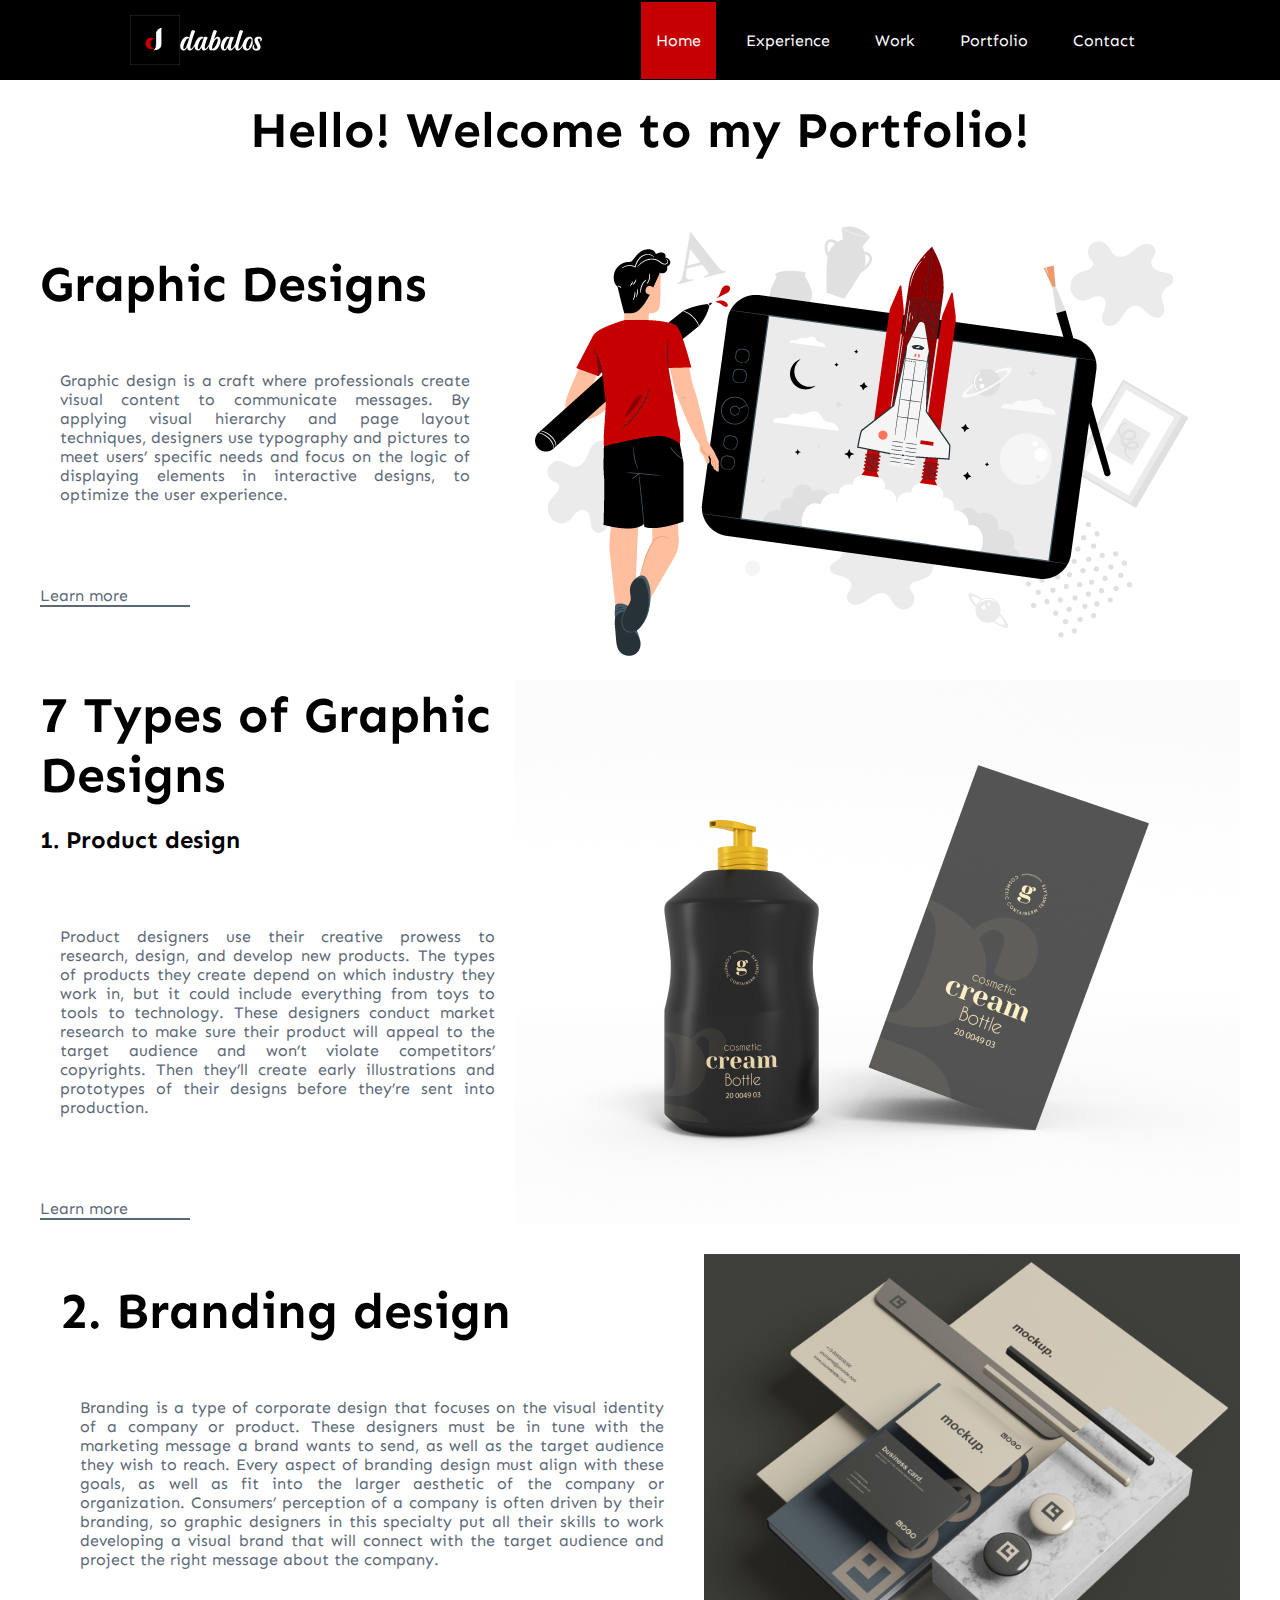
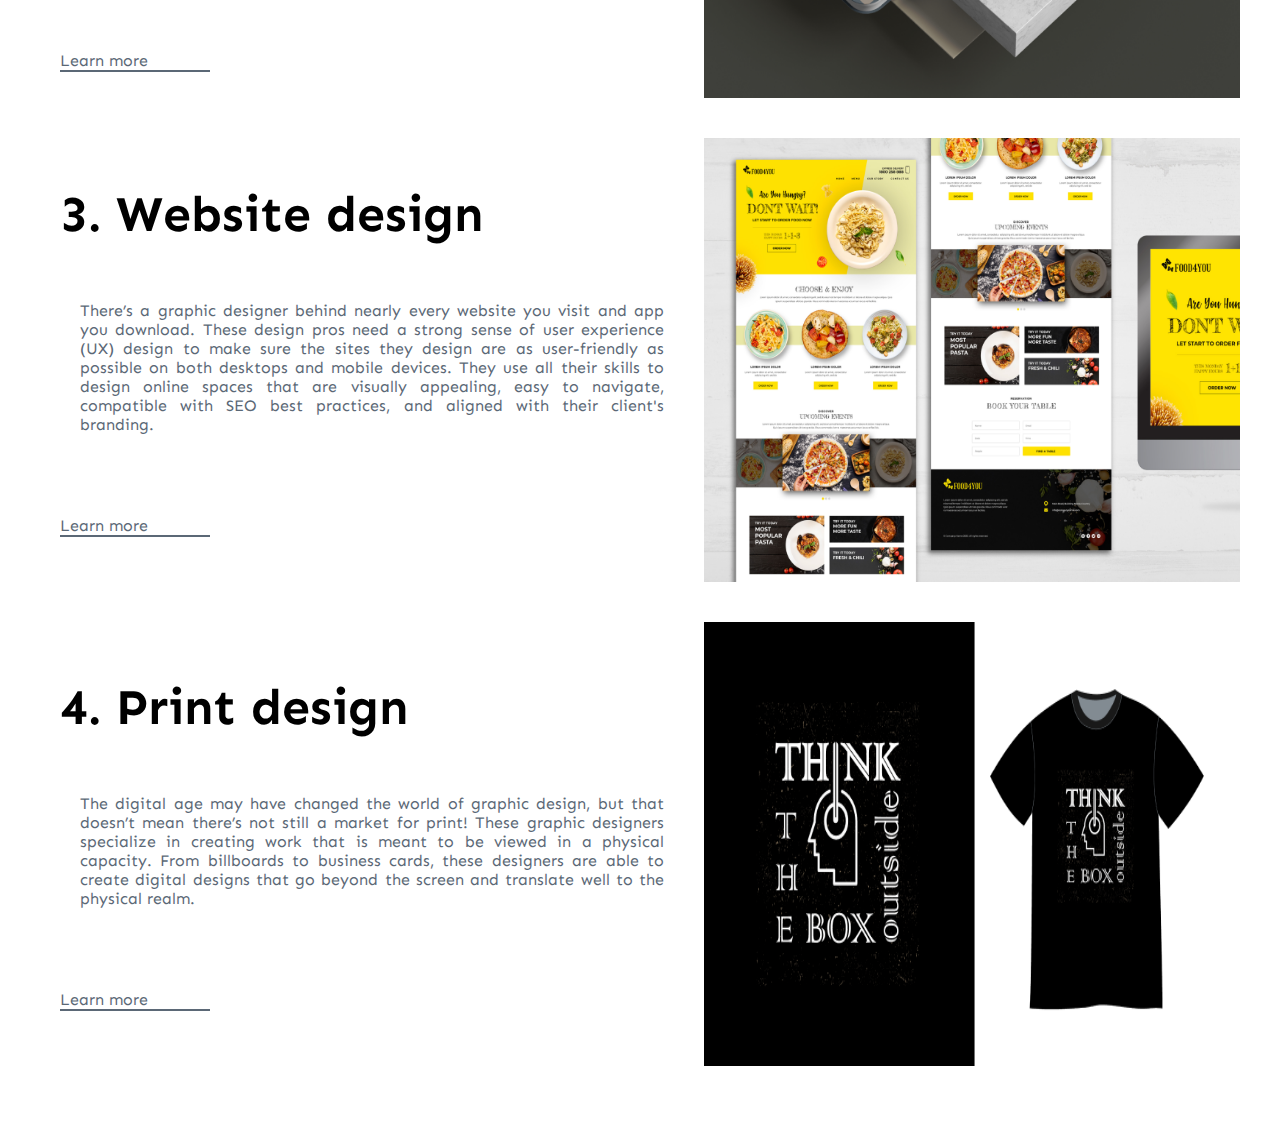
<file: experience.html>
<!DOCTYPE html>
<html lang="en">
<head>
    <meta charset="UTF-8">
    <meta name="viewport" content="width=device-width, initial-scale=1.0">
    <title>Experience</title>
    <link rel="stylesheet" href="./main.css">
</head>
<body>
     <!-- HEADER START -->
     <header class="header">
        <div class="container">
            <div class="header_logo">
                <img class="header_logo_img_one" src="./assets/MyProject4.png" alt="logoImgOne">
                <img class="header_logo_img_two" src="./assets/LOGO.png" alt="logoImgTwo">
            </div>
            <nav class="header_navbar">
                <ul class="header_navbar_wrapper">
                    <li><a class="header_navbar_wrapper_item1" href="#">Home</a></li>
                    <li><a class="header_navbar_wrapper_item" href="#">Experience</a></li>
                    <li><a class="header_navbar_wrapper_item" href="#">Work</a></li>
                    <li><a class="header_navbar_wrapper_item" href="./portfolio.html">Portfolio</a></li>
                    <li><a class="header_navbar_wrapper_item" href="#">Contact</a></li>
                </ul>
            </nav>
        </div>

    </header>
    <!-- HEADER END -->

    <h1>Hello! Welcome to my Portfolio!</h1>

     <!-- ABOUT START -->
     <section class="about">
        <div class="container">
            <div class="about_text">
                <h2 class="about_text_title">Graphic Designs</h2>
                <p class="about_text_desc">
                    Graphic design is a craft where professionals create visual content to communicate messages. By applying visual hierarchy and page layout techniques, designers use typography and pictures to meet users’ specific needs and focus on the logic of displaying elements in interactive designs, to optimize the user experience.
                </p>
                <a class="about_text_link" href="#">Learn more</a>

            </div>

            <img class="about_img" src="./assets/About.png" alt="">
        </div>
    </section>
    <!-- ABOUT END -->

    <!-- BRANDING DESIGN -->
    <section class="about">
        <div class="container">
            <div class="about_text">
                <h2 class="about_text_title">7 Types of Graphic Designs</h2>

                <h3>1. Product design</h3>

                <p class="about_text_desc">
                    Product designers use their creative prowess to research, design, and develop new products. The types of products they create depend on which industry they work in, but it could include everything from toys to tools to technology. These designers conduct market research to make sure their product will appeal to the target audience and won’t violate competitors’ copyrights. Then they’ll create early illustrations and prototypes of their designs before they’re sent into production.
                </p>
                <a class="about_text_link" href="#">Learn more</a>

            </div>

            <img class="about_img" src="./assets/experience1.1.png" alt="">
        </div>
    </section>
    <!-- BRANDING END -->


        <!-- ABOUT START -->
    <div class="midle">


        <section class="about">
            <div class="container">
                <div class="about_text">
                    <h2 class="about_text_title">2. Branding design</h2>
                    <p class="about_text_desc">
                        Branding is a type of corporate design that focuses on the visual identity of a company or product. These designers must be in tune with the marketing message a brand wants to send, as well as the target audience they wish to reach. Every aspect of branding design must align with these goals, as well as fit into the larger aesthetic of the company or organization. Consumers’ perception of a company is often driven by their branding, so graphic designers in this specialty put all their skills to work developing a visual brand that will connect with the target audience and project the right message about the company.
                    </p>
                    <a class="about_text_link" href="#">Learn more</a>
    
                </div>
    
                <img class="about_img" src="./assets/experience1.2.png" alt="">
            </div>
        </section>
        <!-- ABOUT END -->
    
    
        <!-- ABOUT START -->
        <section class="about">
            <div class="container">
                <div class="about_text">
                    <h2 class="about_text_title">3. Website design</h2>
                    <p class="about_text_desc">
                        There’s a graphic designer behind nearly every website you visit and app you download. These design pros need a strong sense of user experience (UX) design to make sure the sites they design are as user-friendly as possible on both desktops and mobile devices. They use all their skills to design online spaces that are visually appealing, easy to navigate, compatible with SEO best practices, and aligned with their client's branding.
                    </p>
                    <a class="about_text_link" href="#">Learn more</a>
    
                </div>
    
                <img class="about_img" src="./assets/experience1.3.png" alt="">
            </div>
        </section>
        <!-- ABOUT END -->
    
    
        <!-- ABOUT START -->
        <section class="about">
            <div class="container">
                <div class="about_text">
                    <h2 class="about_text_title">4. Print design</h2>
                    <p class="about_text_desc">
                        The digital age may have changed the world of graphic design, but that doesn’t mean there’s not still a market for print! These graphic designers specialize in creating work that is meant to be viewed in a physical capacity. From billboards to business cards, these designers are able to create digital designs that go beyond the screen and translate well to the physical realm.
    
                    </p>
                    <a class="about_text_link" href="#">Learn more</a>
    
                </div>
    
                <img class="about_img" src="./assets/experience1.4.png" alt="">
            </div>
        </section>
        <!-- ABOUT END -->

        


        
    </div>


</body>
</html>
</file>
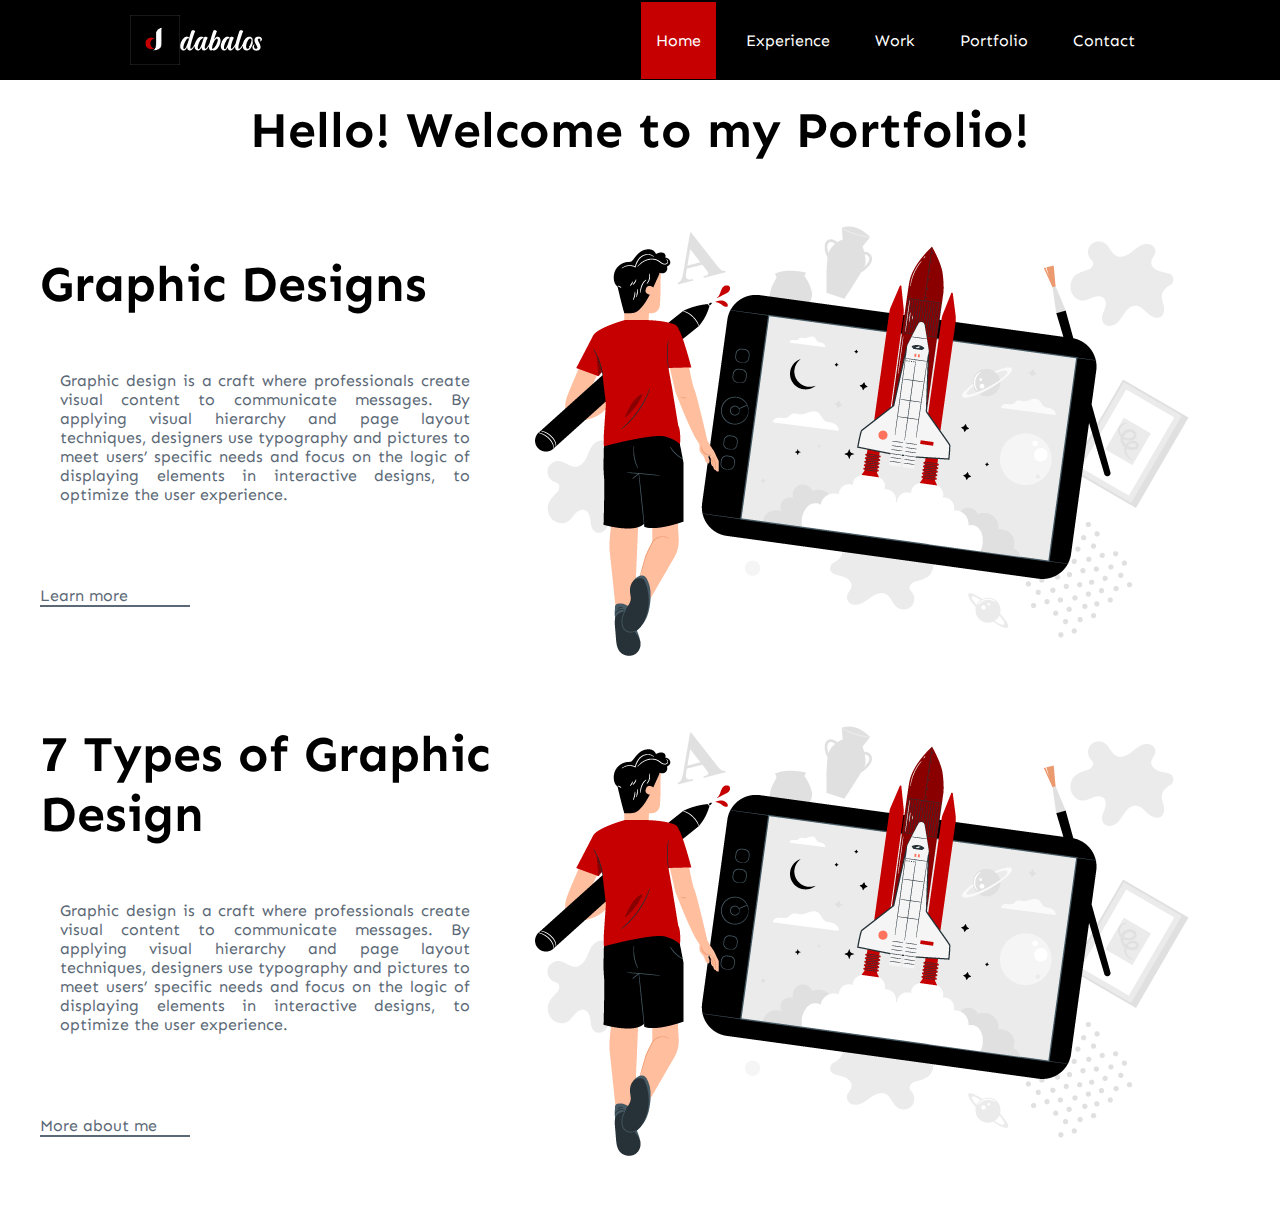
<file: portfolio.html>
<!DOCTYPE html>
<html lang="en">
<head>
    <meta charset="UTF-8">
    <meta name="viewport" content="width=device-width, initial-scale=1.0">
    <title>Portfolio</title>
    <link rel="stylesheet" href="./main.css">
</head>
<body>

  
    <!-- HEADER START -->
    <header class="header">
        <div class="container">
            <div class="header_logo">
                <img class="header_logo_img_one" src="./assets/MyProject4.png" alt="logoImgOne">
                <img class="header_logo_img_two" src="./assets/LOGO.png" alt="logoImgTwo">
            </div>
            <nav class="header_navbar">
                <ul class="header_navbar_wrapper">
                    <li><a class="header_navbar_wrapper_item1" href="#">Home</a></li>
                    <li><a class="header_navbar_wrapper_item" href="#">Experience</a></li>
                    <li><a class="header_navbar_wrapper_item" href="#">Work</a></li>
                    <li><a class="header_navbar_wrapper_item" href="#">Portfolio</a></li>
                    <li><a class="header_navbar_wrapper_item" href="#">Contact</a></li>
                </ul>
            </nav>
        </div>

    </header>
    <!-- HEADER END -->
    <h1>Hello! Welcome to my Portfolio!</h1>
    <!-- ABOUT START -->
    <section class="about">
        <div class="container">
            <div class="about_text">
                <h2 class="about_text_title">Graphic Designs</h2>
                <p class="about_text_desc">
                    Graphic design is a craft where professionals create visual content to communicate messages. By applying visual hierarchy and page layout techniques, designers use typography and pictures to meet users’ specific needs and focus on the logic of displaying elements in interactive designs, to optimize the user experience.
                </p>
                <a class="about_text_link" href="#">Learn more</a>

            </div>

            <img class="about_img" src="./assets/About.png" alt="">
        </div>
    </section>
    <!-- ABOUT END -->

    <!-- ABOUT START -->
 
            <section class="about">
        <div class="container">
            <div class="about_text">
                <h2 class="about_text_title">7 Types of Graphic Design</h2>
                <p class="about_text_desc">
                    Graphic design is a craft where professionals create visual content to communicate messages. By applying visual hierarchy and page layout techniques, designers use typography and pictures to meet users’ specific needs and focus on the logic of displaying elements in interactive designs, to optimize the user experience.
                </p>
                <a class="about_text_link" href="#">More about me</a>

            </div>

            <img class="about_img" src="./assets/About.png" alt="">
        </div>
    </section>
    
    <!-- ABOUT END -->


    
</body>
</html>
</file>
<file: main.css>
@import url("https://fonts.googleapis.com/css2?family=Sen:wght@400..800&display=swap");
* {
  margin: 0;
  padding: 0;
  box-sizing: border-box;
}

body {
  font-family: "Sen", sans-serif;
  max-width: 1440px;
}

.container {
  max-width: 1200px;
  margin: 0px auto;
}
@media screen and (max-width: 360px) {
  .container {
    max-width: 360px;
    margin: 0px auto;
  }
}

ul {
  list-style: none;
}

a {
  text-decoration: none;
  color: #FFFFFF;
}

h3 {
  font-size: 24px;
  padding-bottom: 16px;
}

h4 {
  font-size: 16px;
}

.myproject_img {
  width: 100%;
}

.myproject_title {
  font-size: 24px;
  color: #FFFFFF;
  padding: 20px 10px;
}

.myproject_desc {
  font-size: 18px;
  color: #8491A0;
  padding: 20px 10px;
}

.header {
  background-color: #000000;
  padding: 15px 0;
}
.header .container {
  display: flex;
  align-items: center;
  justify-content: space-between;
  padding: 0 90px;
}
.header .container .header_logo {
  height: 50px;
  display: flex;
  align-items: center;
  justify-content: center;
}
.header .container .header_logo .header_logo_img_one {
  height: 50px;
}
.header .container .header_navbar_wrapper {
  display: flex;
  align-items: center;
  justify-content: center;
  gap: 15px;
}
.header .container .header_navbar_wrapper a:hover {
  background-color: #C60000;
  transition: all 0.3s ease-in-out;
}
.header .container .header_navbar_wrapper_item1 {
  background-color: #C60000;
  padding: 29px 15px;
}
.header .container .header_navbar_wrapper_item {
  padding: 29px 15px;
}

h1 {
  text-align: center;
  font-size: 50px;
  padding: 20px 0;
}

body {
  padding-bottom: 40px;
}

.about_text_desc {
  padding: 20px;
  text-align: justify;
}

.midle {
  display: flex;
  flex-wrap: wrap;
  gap: 40px;
  margin: 0px auto;
  padding: 30px 40px;
}
.midle .about .about_text {
  padding: 0 20px;
}
.midle .about img {
  width: 536px;
  height: 444px;
}

.header {
  background-color: #000000;
  padding: 15px 0;
}
.header .container {
  display: flex;
  align-items: center;
  justify-content: space-between;
  padding: 0 90px;
}
.header .container .header_logo {
  height: 50px;
  display: flex;
  align-items: center;
  justify-content: center;
}
.header .container .header_logo .header_logo_img_one {
  height: 50px;
}
@media screen and (max-width: 360px) {
  .header .container .header_logo .header_logo_img_one {
    display: none;
  }
}
@media screen and (max-width: 360px) {
  .header .container .header_logo .header_logo_img_two {
    display: none;
  }
}
@media screen and (max-width: 360px) {
  .header .container .header_logo {
    background-image: url(./assets/respLogo.png);
    width: 78px;
    height: 24px;
    background-repeat: no-repeat;
  }
}
.header .container .header_navbar_wrapper {
  display: flex;
  align-items: center;
  justify-content: center;
  gap: 15px;
}
.header .container .header_navbar_wrapper a:hover {
  background-color: #C60000;
  transition: all 0.3s ease-in-out;
}
.header .container .header_navbar_wrapper_item1 {
  background-color: #C60000;
  padding: 29px 15px;
}
.header .container .header_navbar_wrapper_item {
  padding: 29px 15px;
}
@media screen and (max-width: 360px) {
  .header .container .header_navbar {
    display: none;
  }
}

.hero {
  display: flex;
  justify-content: space-between;
  background-color: #000000;
}
.hero .hero_img {
  width: 50%;
}
@media screen and (max-width: 360px) {
  .hero .hero_img .hero_img_one {
    display: none;
  }
}
@media screen and (max-width: 360px) {
  .hero .hero_img {
    background-image: url(./assets/respHero.png);
    width: 360px;
    height: 288px;
  }
}
.hero .hero_text {
  width: 50%;
  padding: 189px 41px 276px 124px;
  background-color: #FFFFFF;
}
.hero .hero_text_title {
  font-size: 40px;
  font-weight: bold;
  text-align: start;
  padding: 59px 0;
}
@media screen and (max-width: 360px) {
  .hero .hero_text_title {
    display: none;
  }
}
.hero .hero_text_title span {
  color: #5B6876;
}
@media screen and (max-width: 360px) {
  .hero .hero_text_title span {
    display: none;
  }
}
@media screen and (max-width: 360px) {
  .hero .hero_text_desc {
    display: none;
  }
}
.hero .hero_text .hero_text_resp {
  display: none;
}
@media screen and (max-width: 360px) {
  .hero .hero_text .hero_text_resp {
    display: block;
  }
}
@media screen and (max-width: 360px) {
  .hero .hero_text .hero_text_resp h2 {
    padding: 10px 0;
  }
}
.hero .hero_text .hero_text_resp h2 span {
  color: #8491A0;
}
@media screen and (max-width: 360px) {
  .hero .hero_text {
    background-color: #181823;
    width: 360px;
    padding: 10px 20px;
    color: #FFFFFF;
  }
}
@media screen and (max-width: 360px) {
  .hero {
    display: flex;
    flex-direction: column;
    gap: 10px;
    background-color: #181823;
  }
}

.experience {
  background-color: #000000;
}
.experience .container {
  display: flex;
  flex-direction: column;
  padding: 70px 0;
}
.experience .container .experience_text h4 {
  color: #8491A0;
  padding: 20px 0 45px 0;
}
.experience .container .experience_text_title {
  font-size: 50px;
  text-align: start;
  color: #FFFFFF;
  margin-bottom: 15px;
}
@media screen and (max-width: 360px) {
  .experience .container .experience_text {
    text-align: start;
    font-size: 32px;
  }
}
.experience .container .experience_card {
  display: flex;
  align-items: center;
  justify-content: space-between;
  gap: 20px;
  margin: 15px 0;
}
.experience .container .experience_card .experience_card_wrapper {
  border: 1px solid black;
  color: #FFFFFF;
}
.experience .container .experience_card .experience_card_wrapper_item {
  font-size: 115px;
  font-weight: 126;
  color: #FFFFFF;
}
.experience .container .experience_card .experience_card_wrapper_item_col1 {
  color: #FE6A5C;
}
.experience .container .experience_card .experience_card_wrapper_item_col2 {
  color: #FF9900;
}
.experience .container .experience_card .experience_card_wrapper_item_col3 {
  color: #E95D90;
}
.experience .container .experience_card .experience_card_wrapper .experience_card_wrapper_desc {
  font-size: 16px;
}
@media screen and (max-width: 360px) {
  .experience .container .experience_card {
    display: flex;
    flex-direction: column;
    gap: 20px;
    padding: 10px 20px;
  }
}
@media screen and (max-width: 360px) {
  .experience {
    display: flex;
    flex-direction: column;
    gap: 20px;
    padding: 10px 20px;
  }
}

.about .container {
  display: flex;
  align-items: center;
  justify-content: space-between;
}
.about .container .about_text {
  display: flex;
  flex-direction: column;
  gap: 20px;
}
.about .container .about_text_title {
  font-size: 50px;
  font-weight: bold;
}
@media screen and (max-width: 360px) {
  .about .container .about_text_title {
    display: none;
  }
}
.about .container .about_text_title_resp {
  display: none;
}
@media screen and (max-width: 360px) {
  .about .container .about_text_title_resp {
    display: block;
    text-align: center;
    font-size: 32px;
    padding: 10px 0;
  }
}
.about .container .about_text_desc {
  color: #5B6876;
  margin-top: 27px;
  text-align: justify;
  padding: 10px 20px;
}
@media screen and (max-width: 360px) {
  .about .container .about_text_desc {
    display: none;
  }
}
.about .container .about_text_desc_resp {
  display: none;
}
@media screen and (max-width: 360px) {
  .about .container .about_text_desc_resp {
    display: block;
    color: #8491A0;
  }
}
.about .container .about_text_link {
  color: #5B6876;
  border-bottom: 2px solid #5B6876;
  padding: 0;
  width: 150px;
  margin-top: 52px;
}
@media screen and (max-width: 360px) {
  .about .container .about_text_link {
    color: #000000;
  }
}
@media screen and (max-width: 360px) {
  .about .container .about_text {
    padding: 20px 20px;
  }
}
@media screen and (max-width: 360px) {
  .about .container .about_img {
    display: none;
  }
}
.about .container .about_img_resp {
  display: none;
}
@media screen and (max-width: 360px) {
  .about .container .about_img_resp {
    display: block;
    width: 100%;
  }
}
@media screen and (max-width: 360px) {
  .about .container {
    display: flex;
    flex-direction: column;
    gap: 20px;
  }
}

.skillets {
  background-color: #000000;
  color: #FFFFFF;
  padding: 50px 0;
}
.skillets .container {
  display: grid;
  grid-template-columns: repeat(3, 1fr);
  gap: 20px;
}
.skillets .container .skillets_text h2 {
  margin-bottom: 30px;
  font-size: 50px;
  font-weight: bold;
}
@media screen and (max-width: 360px) {
  .skillets .container .skillets_text h2 {
    font-size: 32px;
  }
}
.skillets .container .skillets_text .skillets_text_desc {
  font-size: 18px;
  color: #8491A0;
}
@media screen and (max-width: 360px) {
  .skillets .container .skillets_text {
    padding: 20px 0;
  }
}
.skillets .container .skillets_card_midle_one {
  width: 416px;
  height: 169px;
  margin-bottom: 40px;
}
.skillets .container .skillets_card_midle_one img {
  margin-bottom: 23px;
}
.skillets .container .skillets_card_midle_one_title {
  font-size: 24px;
}
.skillets .container .skillets_card_midle_one_desc {
  font-size: 16px;
  color: #8491A0;
}
@media screen and (max-width: 360px) {
  .skillets .container .skillets_card_midle_one_desc {
    text-align: start;
    width: 300px;
  }
}
.skillets .container .skillets_card_midle_two {
  width: 416px;
  height: 169px;
}
.skillets .container .skillets_card_midle_two img {
  margin-bottom: 23px;
}
.skillets .container .skillets_card_midle_two_title {
  font-size: 24px;
}
.skillets .container .skillets_card_midle_two_desc {
  font-size: 16px;
  color: #8491A0;
}
@media screen and (max-width: 360px) {
  .skillets .container .skillets_card_midle_two_desc {
    text-align: start;
    width: 300px;
  }
}
@media screen and (max-width: 360px) {
  .skillets .container .skillets_card_midle {
    padding: 20px 0;
  }
}
.skillets .container .skillets_card_end_one {
  width: 416px;
  height: 169px;
  margin-bottom: 40px;
}
.skillets .container .skillets_card_end_one img {
  margin-bottom: 23px;
}
.skillets .container .skillets_card_end_one_title {
  font-size: 24px;
}
.skillets .container .skillets_card_end_one_desc {
  font-size: 16px;
  color: #8491A0;
}
@media screen and (max-width: 360px) {
  .skillets .container .skillets_card_end_one_desc {
    text-align: start;
    width: 300px;
  }
}
.skillets .container .skillets_card_end_two {
  width: 416px;
  height: 169px;
  margin-bottom: 40px;
}
.skillets .container .skillets_card_end_two img {
  margin-bottom: 23px;
}
.skillets .container .skillets_card_end_two_title {
  font-size: 24px;
}
.skillets .container .skillets_card_end_two_desc {
  font-size: 16px;
  color: #8491A0;
}
@media screen and (max-width: 360px) {
  .skillets .container .skillets_card_end_two_desc {
    text-align: start;
    width: 300px;
  }
}
@media screen and (max-width: 360px) {
  .skillets .container .skillets_card_end {
    padding: 20px 0;
  }
}
@media screen and (max-width: 360px) {
  .skillets .container {
    display: flex;
    flex-direction: column;
    gap: 10px;
    padding: 0 20px;
  }
}

.slider {
  background-color: #000000;
  padding: 30px;
  cursor: pointer;
}
.slider .container {
  display: grid;
  grid-template-columns: repeat(4, 1fr);
}
.slider .container .slider_img {
  border: 1px solid #8491A0;
  padding: 30px 0;
}
.slider .container .slider_img img {
  margin-left: 120px;
}
@media screen and (max-width: 360px) {
  .slider .container .slider_img img {
    margin-left: 20px;
  }
}
@media screen and (max-width: 360px) {
  .slider .container {
    display: grid;
    grid-template-columns: repeat(2, 1fr);
  }
}
@media screen and (max-width: 360px) {
  .slider {
    margin-left: none;
  }
}

.myproject {
  background-color: #000000;
  padding: 40px 40px;
}
.myproject .container {
  display: flex;
  align-items: center;
  justify-content: space-between;
  gap: 20px;
}
.myproject .container .myproject_left_side {
  display: flex;
  flex-direction: column;
  gap: 20px;
}
.myproject .container .myproject_left_side h4 {
  font-size: 16px;
  color: #8491A0;
  padding: 10px 0 40px 0;
}
@media screen and (max-width: 360px) {
  .myproject .container .myproject_left_side h4 {
    padding: 10px 0;
  }
}
.myproject .container .myproject_left_side h2 {
  font-size: 45px;
  color: #FFFFFF;
  padding: 30px 0;
}
@media screen and (max-width: 360px) {
  .myproject .container .myproject_left_side h2 {
    display: none;
  }
}
.myproject .container .myproject_left_side .myproject_title_resp {
  display: none;
}
@media screen and (max-width: 360px) {
  .myproject .container .myproject_left_side .myproject_title_resp {
    display: block;
    font-size: 32px;
    text-align: start;
  }
}
.myproject .container .myproject_left_side .img_one {
  background-color: #181823;
  padding-bottom: 20px;
}
@media screen and (max-width: 360px) {
  .myproject .container .myproject_left_side .img_one .myproject_img {
    display: none;
  }
}
.myproject .container .myproject_left_side .img_one .myproject_img_resp1 {
  display: none;
}
@media screen and (max-width: 360px) {
  .myproject .container .myproject_left_side .img_one .myproject_img_resp1 {
    display: block;
  }
}
@media screen and (max-width: 360px) {
  .myproject .container .myproject_left_side .img_one .myproject_title {
    display: none;
  }
}
.myproject .container .myproject_left_side .img_one .myproject_title_resp1 {
  display: none;
}
@media screen and (max-width: 360px) {
  .myproject .container .myproject_left_side .img_one .myproject_title_resp1 {
    display: block;
    color: #FFFFFF;
    font-size: 24px;
    padding: 10px;
  }
}
@media screen and (max-width: 360px) {
  .myproject .container .myproject_left_side .img_one .myproject_desc {
    display: none;
  }
}
.myproject .container .myproject_left_side .img_one .myproject_desc_resp1 {
  display: none;
}
@media screen and (max-width: 360px) {
  .myproject .container .myproject_left_side .img_one .myproject_desc_resp1 {
    display: block;
    color: #8491A0;
    padding: 10px;
  }
}
.myproject .container .myproject_left_side .img_two {
  background-color: #181823;
  padding-bottom: 20px;
}
@media screen and (max-width: 360px) {
  .myproject .container .myproject_left_side .img_two .myproject_img {
    display: none;
  }
}
.myproject .container .myproject_left_side .img_two .myproject_img_resp2 {
  display: none;
}
@media screen and (max-width: 360px) {
  .myproject .container .myproject_left_side .img_two .myproject_img_resp2 {
    display: block;
  }
}
@media screen and (max-width: 360px) {
  .myproject .container .myproject_left_side .img_two .myproject_title {
    display: none;
  }
}
.myproject .container .myproject_left_side .img_two .myproject_title_resp2 {
  display: none;
}
@media screen and (max-width: 360px) {
  .myproject .container .myproject_left_side .img_two .myproject_title_resp2 {
    display: block;
    font-size: 32px;
    padding: 10px;
    color: #FFFFFF;
  }
}
@media screen and (max-width: 360px) {
  .myproject .container .myproject_left_side .img_two .myproject_desc {
    display: none;
  }
}
.myproject .container .myproject_left_side .img_two .myproject_desc_resp2 {
  display: none;
}
@media screen and (max-width: 360px) {
  .myproject .container .myproject_left_side .img_two .myproject_desc_resp2 {
    display: block;
    font-size: 16px;
    color: #8491A0;
    padding: 10px;
  }
}
.myproject .container .myproject_right_side {
  display: flex;
  flex-direction: column;
  gap: 20px;
}
.myproject .container .myproject_right_side .img_one {
  background-color: #181823;
  padding-bottom: 20px;
}
@media screen and (max-width: 360px) {
  .myproject .container .myproject_right_side .img_one .myproject_img {
    display: none;
  }
}
.myproject .container .myproject_right_side .img_one .myproject_img_resp3 {
  display: none;
}
@media screen and (max-width: 360px) {
  .myproject .container .myproject_right_side .img_one .myproject_img_resp3 {
    display: block;
  }
}
@media screen and (max-width: 360px) {
  .myproject .container .myproject_right_side .img_one .myproject_title {
    display: none;
  }
}
.myproject .container .myproject_right_side .img_one .myproject_title_resp3 {
  display: none;
}
@media screen and (max-width: 360px) {
  .myproject .container .myproject_right_side .img_one .myproject_title_resp3 {
    display: block;
    font-size: 32px;
    color: #FFFFFF;
    padding: 10px;
  }
}
@media screen and (max-width: 360px) {
  .myproject .container .myproject_right_side .img_one .myproject_desc {
    display: none;
  }
}
.myproject .container .myproject_right_side .img_one .myproject_desc_resp3 {
  display: none;
}
@media screen and (max-width: 360px) {
  .myproject .container .myproject_right_side .img_one .myproject_desc_resp3 {
    display: block;
    font-size: 16px;
    color: #8491A0;
    padding: 10px;
  }
}
.myproject .container .myproject_right_side .img_two {
  background-color: #181823;
  padding-bottom: 20px;
  margin-bottom: 40px;
}
@media screen and (max-width: 360px) {
  .myproject .container .myproject_right_side .img_two .myproject_img {
    display: none;
  }
}
.myproject .container .myproject_right_side .img_two .myproject_img_resp4 {
  display: none;
}
@media screen and (max-width: 360px) {
  .myproject .container .myproject_right_side .img_two .myproject_img_resp4 {
    display: block;
  }
}
@media screen and (max-width: 360px) {
  .myproject .container .myproject_right_side .img_two .myproject_title {
    display: none;
  }
}
.myproject .container .myproject_right_side .img_two .myproject_title_resp4 {
  display: none;
}
@media screen and (max-width: 360px) {
  .myproject .container .myproject_right_side .img_two .myproject_title_resp4 {
    display: block;
    font-size: 32px;
    padding: 10px;
    color: #FFFFFF;
  }
}
@media screen and (max-width: 360px) {
  .myproject .container .myproject_right_side .img_two .myproject_desc {
    display: none;
  }
}
.myproject .container .myproject_right_side .img_two .myproject_desc_resp4 {
  display: none;
}
@media screen and (max-width: 360px) {
  .myproject .container .myproject_right_side .img_two .myproject_desc_resp4 {
    display: block;
    font-size: 16px;
    padding: 10px;
    color: #8491A0;
  }
}
.myproject .container .myproject_right_side button {
  margin: 0px auto;
  padding: 20px 40px;
  color: #FFFFFF;
  background-color: transparent;
  border: 2px solid #3CC74E;
  cursor: pointer;
}
@media screen and (max-width: 360px) {
  .myproject .container .myproject_right_side button {
    display: none;
  }
}
@media screen and (max-width: 360px) {
  .myproject .container {
    display: flex;
    flex-direction: column;
    gap: 10px;
  }
}

.instagram .container {
  display: flex;
  align-items: center;
  justify-content: space-between;
  gap: 30px;
}
.instagram .container .instagram_text {
  height: 600px;
  text-align: start;
  padding: 10px 145px 10px 50px;
}
.instagram .container .instagram_text h2 {
  font-size: 65px;
  font-weight: bold;
  margin-top: 80px;
  padding: 50px 0;
}
.instagram .container .instagram_text .instagram_desc {
  font-size: 16px;
  color: #8491A0;
  margin-bottom: 80px;
  padding: 50px 0;
}
@media screen and (max-width: 360px) {
  .instagram .container .instagram_text .instagram_desc {
    display: none;
  }
}
.instagram .container .instagram_text .instagram_desc_resp {
  display: none;
}
@media screen and (max-width: 360px) {
  .instagram .container .instagram_text .instagram_desc_resp {
    display: block;
    font-size: 16px;
    color: #8491A0;
    padding: 20px;
    margin-bottom: 70px;
  }
}
.instagram .container .instagram_text .instagram_link {
  color: #000000;
  border-bottom: 1px solid #000000;
  padding: 10px 0;
}
@media screen and (max-width: 360px) {
  .instagram .container .instagram_text .instagram_link {
    padding: 20px;
  }
}
@media screen and (max-width: 360px) {
  .instagram .container .instagram_text {
    padding: 10px 40px;
  }
}
@media screen and (max-width: 360px) {
  .instagram .container .instagram_img {
    display: none;
  }
}
.instagram .container .instagram_img_resp {
  display: none;
}
@media screen and (max-width: 360px) {
  .instagram .container .instagram_img_resp {
    display: block;
    width: 100%;
  }
}
@media screen and (max-width: 360px) {
  .instagram .container {
    display: flex;
    flex-direction: column;
    gap: 20px;
  }
}

.dribble {
  padding: 40px 0;
  background-color: #000000;
}
.dribble .container {
  display: flex;
  flex-direction: column;
  padding: 0 50px;
  gap: 40px;
}
.dribble .container h2 {
  font-size: 50px;
  color: #FFFFFF;
}
.dribble .container p {
  font-size: 18px;
  color: #8491A0;
}
.dribble .container a {
  text-align: start;
  width: 200px;
  padding: 5px 0;
  border-bottom: 1px solid #FFFFFF;
}
.dribble .container img {
  width: 100%;
}

.testimonial {
  background-color: #000000;
  color: #FFFFFF;
  padding: 50px 0;
}
.testimonial .container {
  display: flex;
  justify-content: space-between;
  gap: 20px;
}
.testimonial .container .testimonial_left_side {
  width: 50%;
}
.testimonial .container .testimonial_left_side h2 {
  font-size: 50px;
  font-weight: bold;
  padding: 20px 0;
}
@media screen and (max-width: 360px) {
  .testimonial .container .testimonial_left_side h2 {
    font-size: 32px;
  }
}
.testimonial .container .testimonial_left_side p {
  font-size: 18px;
  color: #8491A0;
  padding: 20px 0 40px 0;
}
.testimonial .container .testimonial_left_side_link {
  font-size: 16px;
  color: #FFFFFF;
  border-bottom: 1px solid #5B6876;
}
@media screen and (max-width: 360px) {
  .testimonial .container .testimonial_left_side {
    padding: 10px;
    text-align: start;
    width: 100%;
  }
}
.testimonial .container .testimonial_right_side {
  padding: 0 20px;
  width: 50%;
  display: flex;
  flex-direction: column;
  gap: 30px;
}
.testimonial .container .testimonial_right_side .testimonial_right_side_card {
  display: flex;
  flex-direction: column;
  border: 1px solid #8491A0;
}
.testimonial .container .testimonial_right_side .testimonial_right_side_card .testimonial_desc_big {
  align-items: center;
  text-align: start;
  padding: 30px 50px;
}
.testimonial .container .testimonial_right_side .testimonial_right_side_card h5 {
  font-size: 18px;
  font-weight: bold;
  color: #8491A0;
  padding: 0 50px;
}
.testimonial .container .testimonial_right_side .testimonial_right_side_card .testimonial_desc_small {
  padding: 0 0 64px 50px;
  font-size: 16px;
  color: #8491A0;
}
@media screen and (max-width: 360px) {
  .testimonial .container .testimonial_right_side {
    width: 100%;
    padding: 10px;
  }
}
@media screen and (max-width: 360px) {
  .testimonial .container {
    display: flex;
    flex-direction: column;
    align-items: center;
    gap: 10px;
    padding: none;
  }
}
@media screen and (max-width: 360px) {
  .testimonial {
    padding: 10px;
  }
}

.photography {
  background-color: #000000;
  color: #FFFFFF;
}
.photography .container .photography_text .photography_title {
  font-size: 50px;
  color: #FFFFFF;
  padding: 40px 0;
}
.photography .container .photography_text .photography_desc {
  font-size: 16px;
  color: #8491A0;
  padding: 10px 0 40px 0;
}
.photography .container .photography_text .photography_links {
  padding: 30px 0;
}
.photography .container .photography_text .photography_links .photography_link1 {
  background-color: #3CC74E;
  text-align: center;
  padding: 12px;
}
@media screen and (max-width: 360px) {
  .photography .container .photography_text .photography_links .photography_link1 {
    background-color: #5221E6;
  }
  .photography .container .photography_text .photography_links .photography_link1:hover {
    background-color: #5221E6;
    color: #FFFFFF;
    transition: all 0.3s ease-in-out;
  }
}
.photography .container .photography_text .photography_links .photography_link {
  padding: 12px;
  color: #FFFFFF;
  border: 1px solid #3CC74E;
}
.photography .container .photography_text .photography_links .photography_link:hover {
  background-color: #3CC74E;
  color: #FFFFFF;
  transition: all 0.3s ease-in-out;
}
@media screen and (max-width: 360px) {
  .photography .container .photography_text .photography_links .photography_link {
    border: 1px solid #5221E6;
  }
  .photography .container .photography_text .photography_links .photography_link:hover {
    background-color: #5221E6;
    color: #FFFFFF;
    transition: all 0.3s ease-in-out;
  }
}
@media screen and (max-width: 360px) {
  .photography .container .photography_text .photography_links {
    display: grid;
    grid-template-columns: repeat(2, 1fr);
    gap: 20px;
    text-align: center;
  }
}
.photography .container .photography_images {
  display: flex;
  flex-wrap: nowrap;
  gap: 20px;
  padding: 40px 0;
}
.photography .container .photography_images img {
  width: 305px;
  height: 350px;
}
@media screen and (max-width: 360px) {
  .photography .container .photography_images .img_2 {
    display: none;
  }
}
@media screen and (max-width: 360px) {
  .photography .container {
    display: flex;
    flex-direction: column;
    gap: 20px;
    padding: 20px;
  }
}

.business {
  background-color: #000000;
  color: #FFFFFF;
}
.business .container {
  display: flex;
  justify-content: space-between;
  padding: 40px 80px;
}
.business .container .business_text .business_title {
  font-size: 50px;
  font-weight: bold;
  padding: 20px 0;
}
.business .container .business_text .business_desc {
  font-size: 16px;
  color: #8491A0;
}
.business .container .business_data {
  display: flex;
  flex-direction: column;
  gap: 40px;
  padding: 0 10px;
}
.business .container .business_data h6 {
  font-size: 16px;
  padding: 10px 0;
}
.business .container .business_data input {
  width: 526px;
  height: 50px;
  background-color: #181823;
  border: none;
  color: #FFFFFF;
  padding: 0 20px;
  outline: none;
}
@media screen and (max-width: 360px) {
  .business .container .business_data input {
    width: 330px;
  }
}
.business .container .business_data .data_three h6 {
  font-size: 16px;
  padding: 10px 0;
}
.business .container .business_data .data_three input {
  width: 526px;
  height: 100px;
  background-color: #181823;
  border: none;
}
@media screen and (max-width: 360px) {
  .business .container .business_data .data_three input {
    width: 330px;
  }
}
.business .container .business_data .business_btn {
  width: 526px;
  height: 75px;
  border-radius: none;
  border: none;
  background-color: #3CC74E;
  color: #FFFFFF;
  cursor: pointer;
}
@media screen and (max-width: 360px) {
  .business .container .business_data .business_btn {
    width: 330px;
    height: 55px;
  }
}
@media screen and (max-width: 360px) {
  .business .container {
    display: flex;
    flex-direction: column;
    gap: 20px;
    padding: 20px;
    align-items: center;
    text-align: center;
  }
}

footer {
  background-color: #181823;
  color: #FFFFFF;
  padding: 40px 60px;
}
footer .container {
  display: flex;
  align-items: center;
  justify-content: space-between;
}
footer .container .footer_logo {
  display: flex;
  align-items: center;
  gap: 20px;
  cursor: pointer;
}
@media screen and (max-width: 360px) {
  footer .container .footer_logo {
    padding: 20px;
  }
}
footer .container .footer_logo_resp {
  display: none;
}
@media screen and (max-width: 360px) {
  footer .container .footer_logo_resp {
    display: block;
  }
}
footer .container .footer_menu {
  display: grid;
  grid-template-columns: repeat(2, 1fr);
  gap: 10px;
  font-size: 18px;
}
footer .container .footer_menu_one {
  display: flex;
  flex-direction: column;
  gap: 20px;
}
footer .container .footer_menu_two {
  display: flex;
  flex-direction: column;
  gap: 20px;
  padding: 0 50px;
}
@media screen and (max-width: 360px) {
  footer .container .footer_menu {
    display: flex;
    align-items: center;
    justify-content: center;
    padding-left: 50px;
  }
}
@media screen and (max-width: 360px) {
  footer .container {
    display: flex;
    flex-direction: column;
    gap: 20px;
    padding: 40px;
  }
}

.copyright {
  background-color: #181823;
  color: #8491A0;
  padding: 30px;
}
@media screen and (max-width: 360px) {
  .copyright {
    text-align: center;
    padding: 20px;
  }
}/*# sourceMappingURL=main.css.map */
</file>
